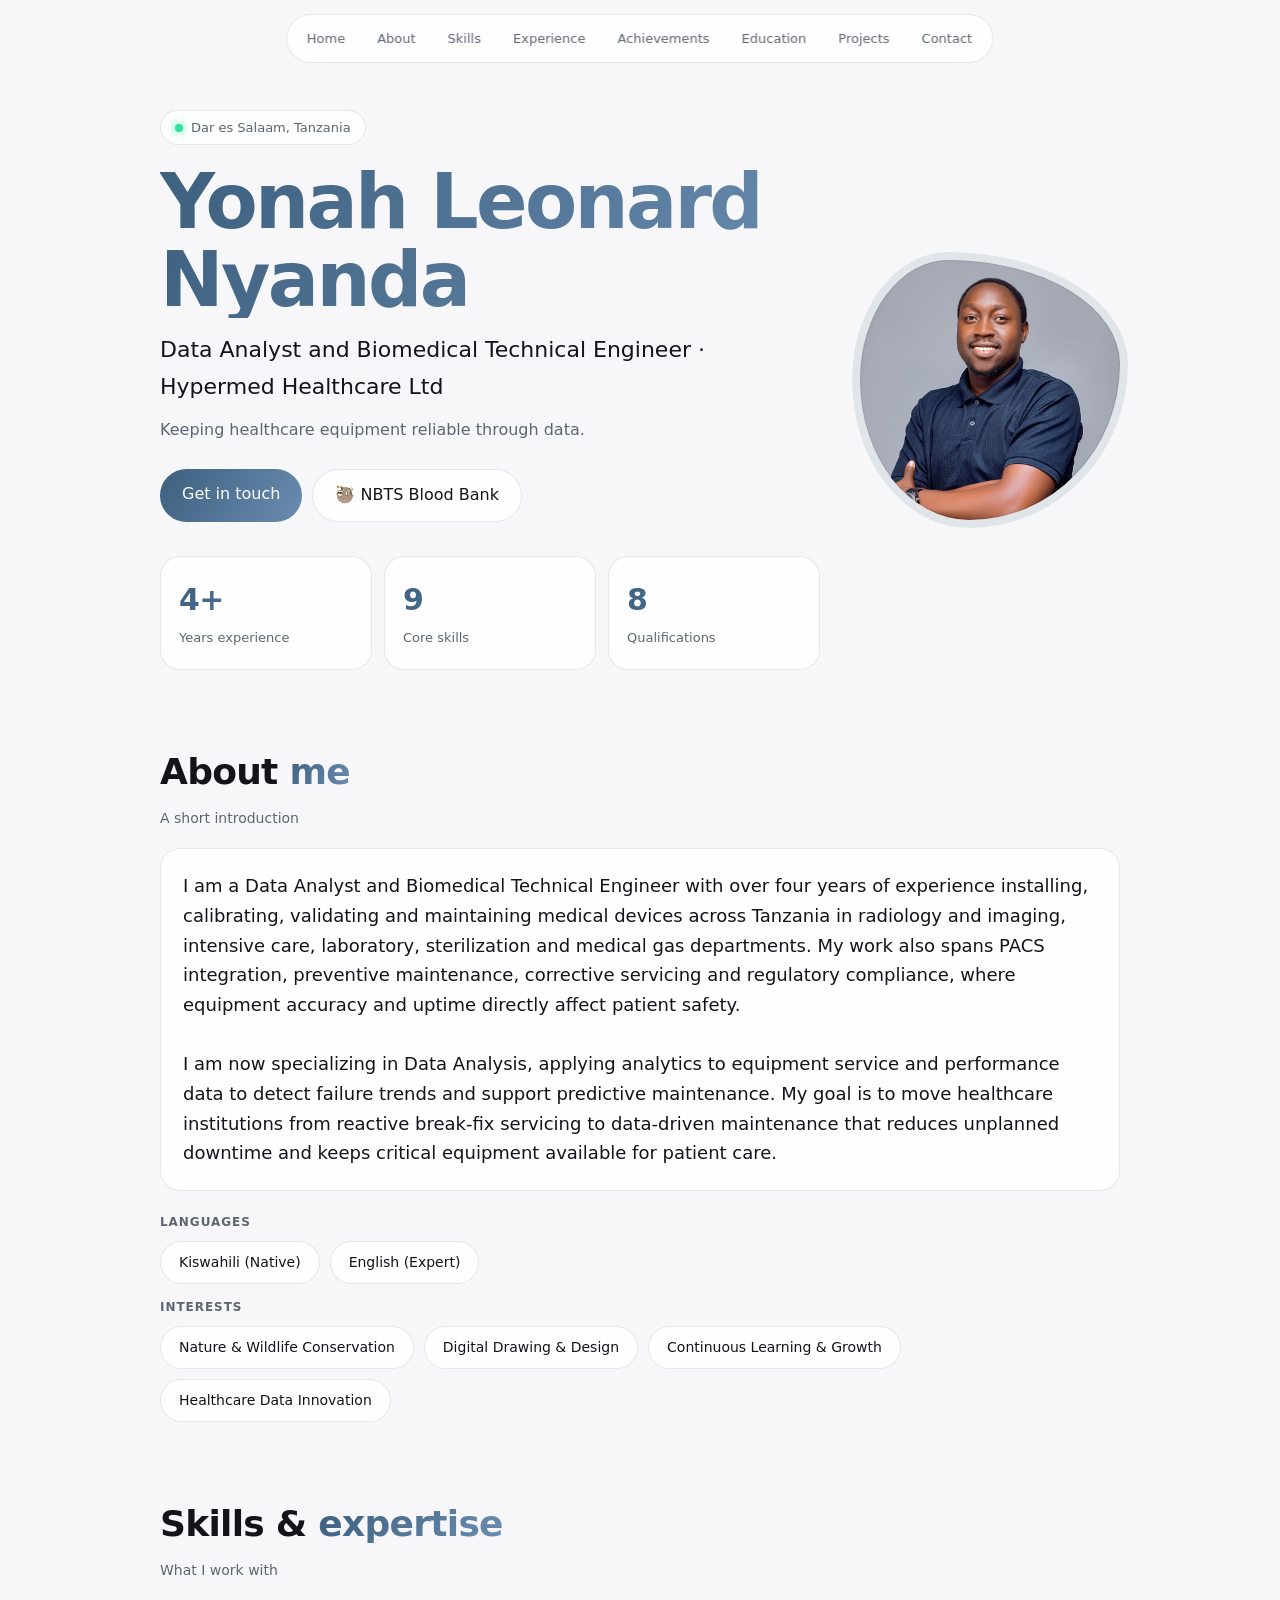
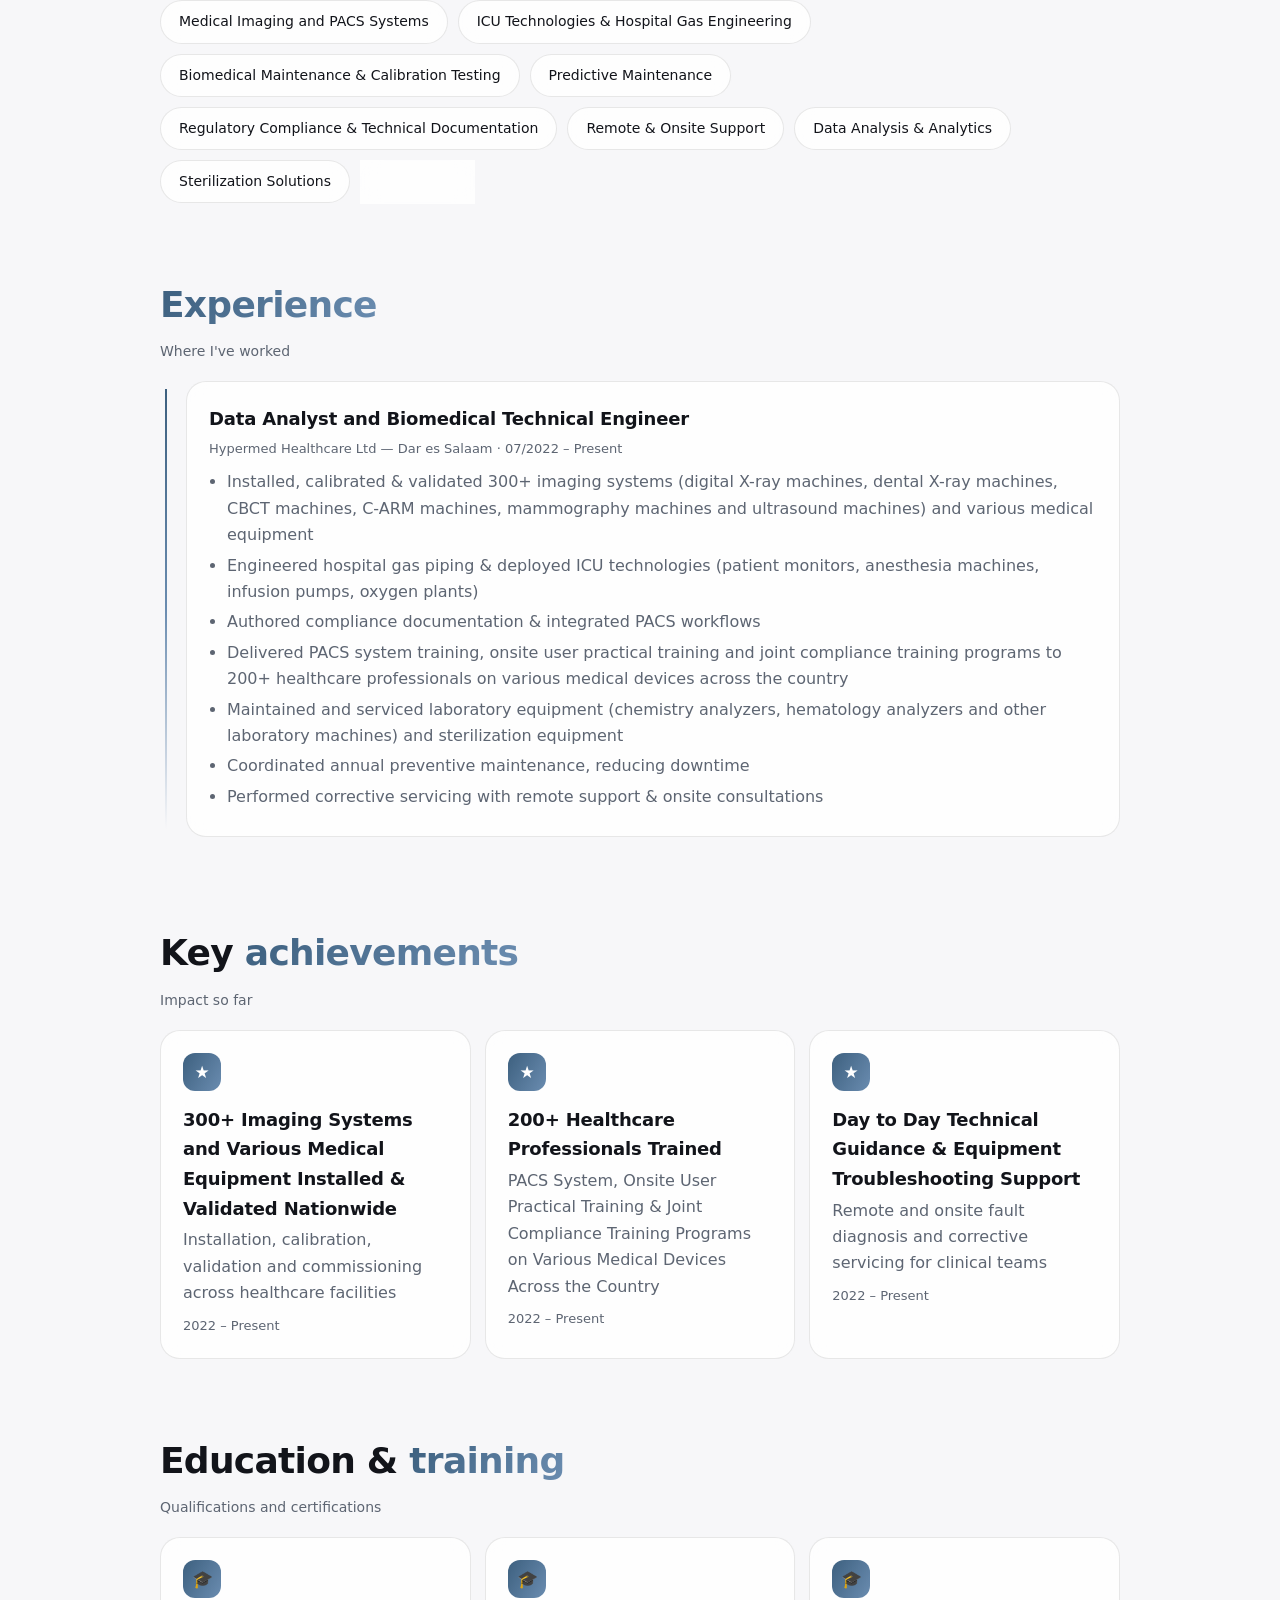
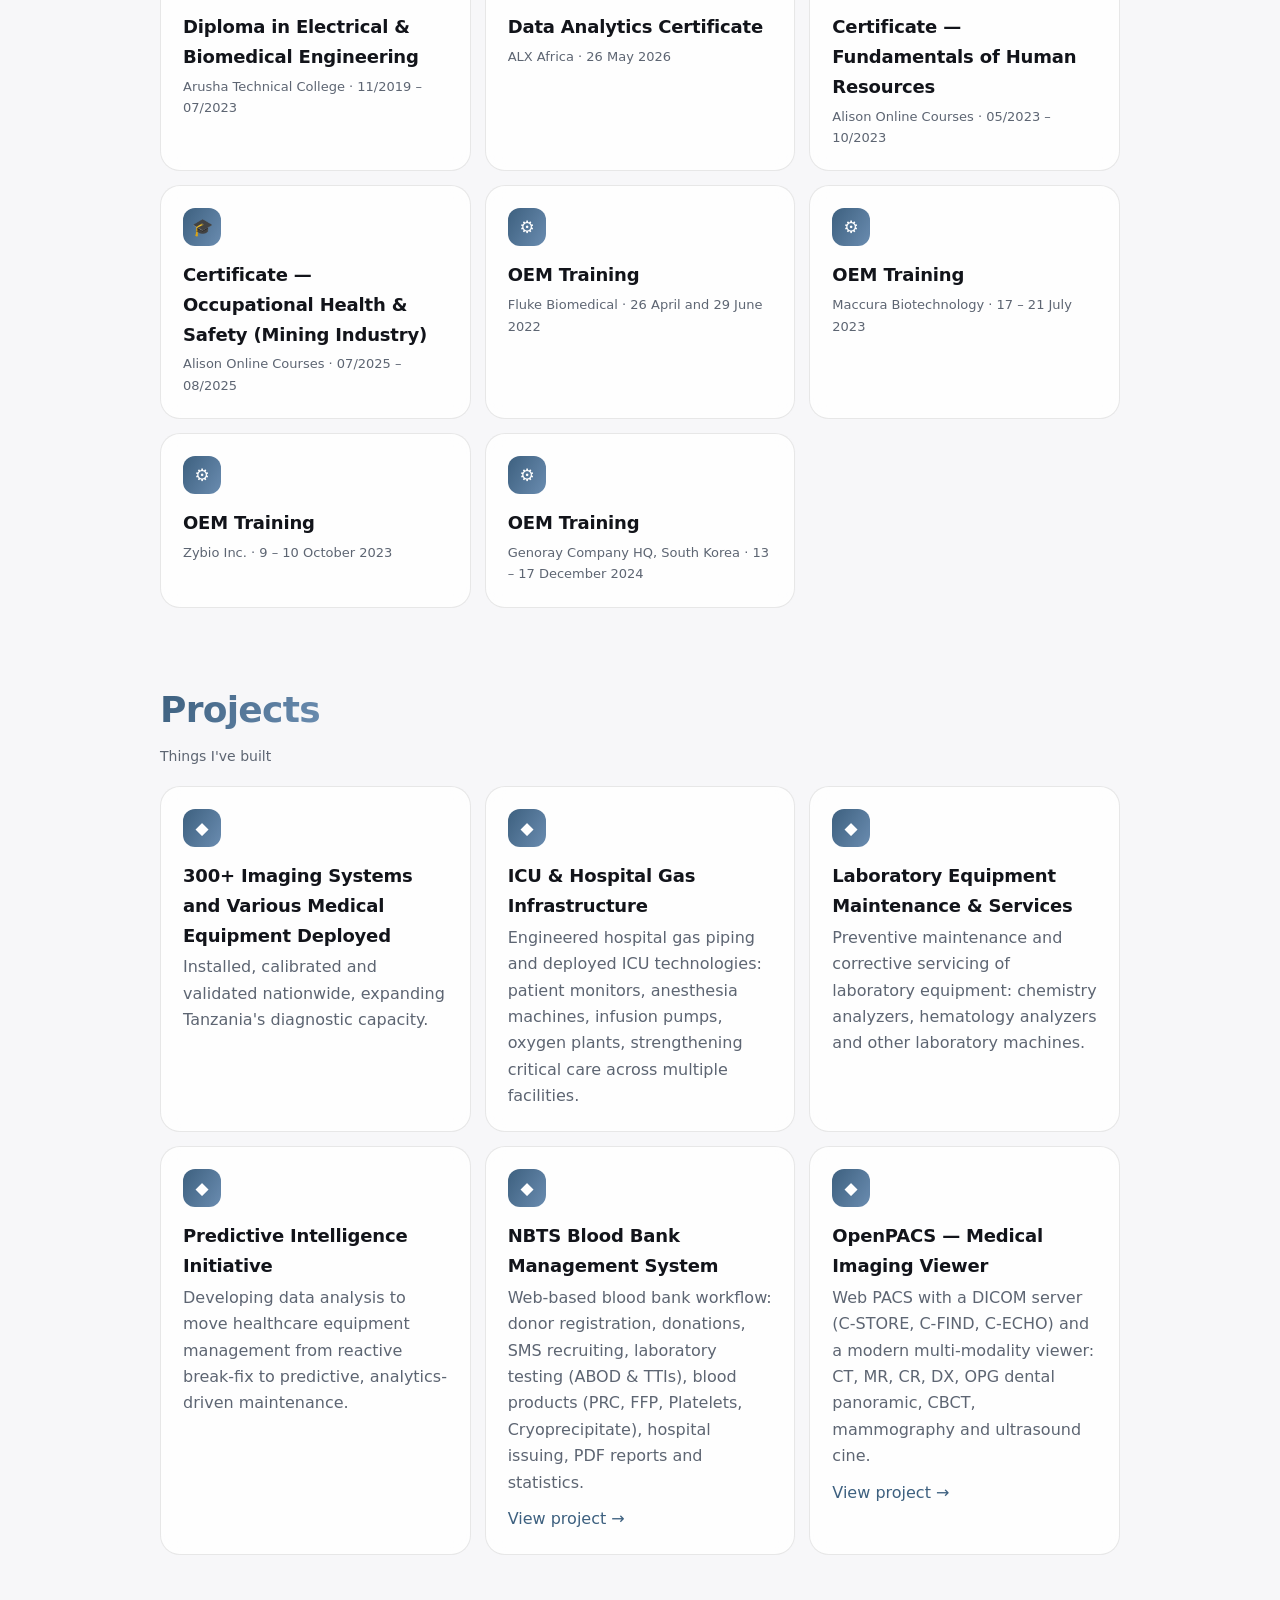
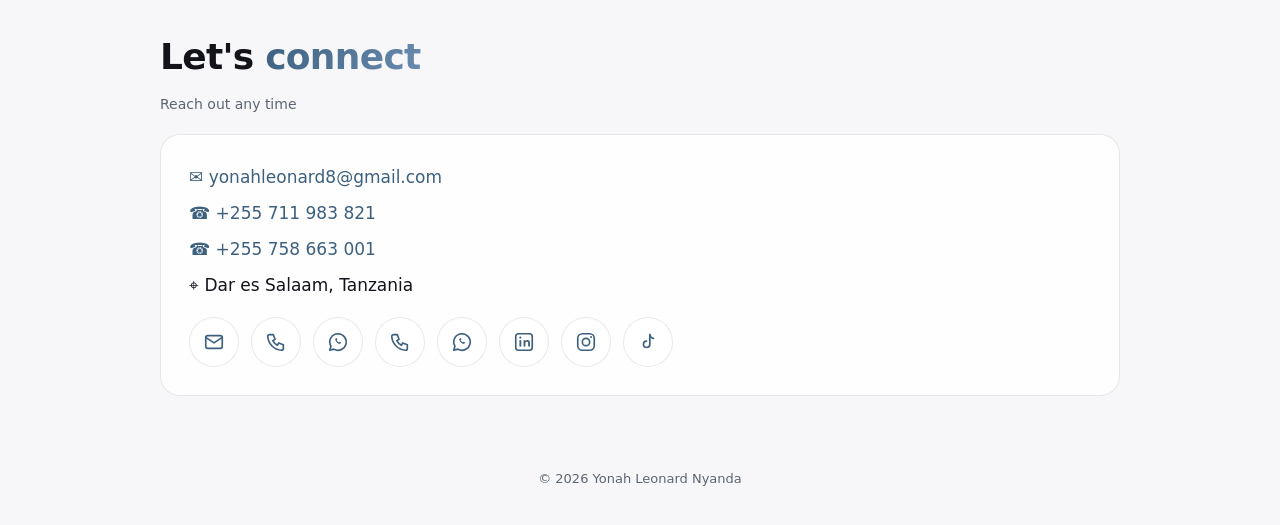
<file: index.html>
<!DOCTYPE html>
<html lang="en">
<head>
<meta charset="utf-8">
<meta name="viewport" content="width=device-width, initial-scale=1, viewport-fit=cover">
<title>Portfolio</title>
<style>
:root{--bg:#07080b;--card:rgba(255,255,255,.04);--tx:#f2f3f5;--mut:#8b93a1;--ac:#8fb0d4;--ac2:#4f7aa8;--on:#08111d;--bd:rgba(255,255,255,.09);--pn:#11131a;box-sizing:border-box;padding-top:env(safe-area-inset-top,0px);padding-bottom:env(safe-area-inset-bottom,0px)}
@media(prefers-color-scheme:light){:root:not([data-theme="dark"]){--bg:#f7f7f9;--card:rgba(255,255,255,.8);--tx:#12141a;--mut:#5d6572;--bd:rgba(0,0,0,.09);--pn:#fff;--ac:#3d607f;--ac2:#6a8cb0;--on:#fff}}
:root[data-theme="light"]{--bg:#f7f7f9;--card:rgba(255,255,255,.8);--tx:#12141a;--mut:#5d6572;--bd:rgba(0,0,0,.09);--pn:#fff;--ac:#3d607f;--ac2:#6a8cb0;--on:#fff}
*{box-sizing:border-box}html{scroll-behavior:smooth;scroll-padding-top:90px}
body{margin:0;background:var(--bg);color:var(--tx);font:16px/1.65 "Inter",system-ui,-apple-system,"Segoe UI",Roboto,sans-serif;overflow-x:hidden}
a{color:var(--ac);text-decoration:none}
.orb{position:fixed;border-radius:50%;filter:blur(110px);opacity:.28;pointer-events:none;z-index:0}
.o1{width:460px;height:460px;background:var(--ac);top:-120px;right:-100px}
.o2{width:380px;height:380px;background:var(--ac2);bottom:-120px;left:-120px;opacity:.18}
main,nav,footer{position:relative;z-index:1}
nav{position:fixed;top:calc(14px + env(safe-area-inset-top,0px));left:50%;transform:translateX(-50%);z-index:6;display:flex;gap:4px;padding:6px;border-radius:99px;background:var(--card);border:1px solid var(--bd);backdrop-filter:blur(16px);-webkit-backdrop-filter:blur(16px);max-width:calc(100% - 24px);overflow-x:auto;white-space:nowrap}
nav a{color:var(--mut);font-size:13px;padding:7px 14px;border-radius:99px;transition:.2s}
nav a:hover{color:var(--tx);background:var(--card)}
section{max-width:1000px;margin:0 auto;padding:36px 20px}
h2{font-size:clamp(26px,4vw,36px);letter-spacing:-.02em;margin:0 0 6px}
.sub{color:var(--mut);margin:0 0 18px;font-size:14px}
.grad{background:linear-gradient(120deg,var(--ac),var(--ac2));-webkit-background-clip:text;background-clip:text;color:transparent}
.hero{min-height:auto;display:flex;align-items:center;gap:40px;flex-wrap:wrap-reverse;padding-top:110px}
.hero .t{flex:1 1 340px}
.badge{display:inline-flex;align-items:center;gap:8px;padding:6px 14px;border-radius:99px;background:var(--card);border:1px solid var(--bd);font-size:13px;color:var(--mut);margin-bottom:18px}
.badge i{width:8px;height:8px;border-radius:50%;background:#2ee59d;box-shadow:0 0 10px #2ee59d}
h1{font-size:clamp(40px,8vw,76px);line-height:1.02;letter-spacing:-.035em;margin:0 0 14px}
.role{font-size:clamp(17px,2.4vw,22px);color:var(--tx);margin:0 0 12px;font-weight:500}
.tag{color:var(--mut);max-width:520px;margin:0}
.photo{width:min(260px,70vw);aspect-ratio:1;border-radius:34% 66% 58% 42%/46% 40% 60% 54%;background:var(--card) center/103% no-repeat;display:grid;place-items:center;font-size:72px;font-weight:800;border:1px solid var(--bd);box-shadow:0 0 0 8px color-mix(in srgb,var(--ac) 12%,transparent)}
.btns{display:flex;gap:10px;margin-top:26px;flex-wrap:wrap}
.btn{padding:12px 22px;border-radius:99px;border:1px solid var(--bd);background:var(--card);color:var(--tx);font:600 14px inherit;font-family:inherit;cursor:pointer;transition:.2s}
.btn:hover{transform:translateY(-2px);border-color:var(--ac)}
.btn.p{background:linear-gradient(120deg,var(--ac),var(--ac2));border:0;color:var(--on)}
.bento{display:grid;grid-template-columns:repeat(3,1fr);gap:12px;margin-top:34px}
.glass{background:var(--card);border:1px solid var(--bd);border-radius:20px;backdrop-filter:blur(10px);-webkit-backdrop-filter:blur(10px);transition:.25s}
.stat{padding:18px}.stat b{display:block;font-size:30px;letter-spacing:-.02em}.stat span{color:var(--mut);font-size:13px}
.chips{display:flex;flex-wrap:wrap;gap:10px}
.chip{padding:9px 18px;border-radius:99px;font-size:14px;transition:.2s}
.chip:hover{border-color:var(--ac);transform:translateY(-2px)}
.grid{display:grid;grid-template-columns:repeat(auto-fit,minmax(270px,1fr));gap:14px}
.card{padding:22px}.card:hover{transform:translateY(-4px);border-color:color-mix(in srgb,var(--ac) 55%,transparent)}
.card h3{margin:0 0 4px;font-size:18px;letter-spacing:-.01em}.card .m{color:var(--mut);font-size:13px;margin-bottom:10px}.card p{margin:0;color:var(--mut)}
.ico{width:38px;height:38px;border-radius:12px;display:grid;place-items:center;background:linear-gradient(120deg,var(--ac),var(--ac2));color:var(--on);margin-bottom:14px;font-size:17px}
.tl{position:relative;padding-left:26px}
.tl:before{content:"";position:absolute;left:5px;top:8px;bottom:8px;width:2px;background:linear-gradient(var(--ac),var(--ac2),transparent)}
.tl .card{margin-bottom:14px;position:relative}
.tl .card:before{content:"";position:absolute;left:-27px;top:28px;width:12px;height:12px;border-radius:50%;background:var(--ac);box-shadow:0 0 0 4px var(--bg),0 0 14px var(--ac)}
.contact{padding:28px;display:grid;gap:8px;font-size:17px}
.contact a,.contact span{display:block}.contact .soc{display:flex;gap:12px;flex-wrap:wrap;margin-top:10px}.contact .soc a{width:50px;height:50px;border-radius:50%;display:grid;place-items:center;border:1px solid var(--bd);background:var(--card);color:var(--ac);transition:.2s}.contact .soc a:hover{background:linear-gradient(120deg,var(--ac),var(--ac2));color:var(--on);transform:translateY(-3px);border-color:transparent}
footer{text-align:center;color:var(--mut);font-size:13px;padding:36px 20px}
.rv{opacity:0;transform:translateY(24px);transition:opacity .7s,transform .7s}.rv.in{opacity:1;transform:none}
#panel{position:fixed;inset:0 0 0 auto;width:min(440px,100%);background:var(--pn);border-left:1px solid var(--bd);z-index:10;transform:translateX(100%);transition:.3s;overflow:auto;padding:22px;padding-top:calc(22px + env(safe-area-inset-top,0px))}
#panel.open{transform:none}
#panel h3{margin:0 0 4px}#panel small{color:var(--mut);display:block;margin-bottom:14px}
#panel label{display:block;font-size:11px;color:var(--mut);margin:14px 0 5px;text-transform:uppercase;letter-spacing:.08em}
#panel input,#panel textarea{width:100%;padding:10px 12px;border-radius:12px;border:1px solid var(--bd);background:var(--card);color:var(--tx);font:inherit;font-size:14px}
#panel textarea{min-height:90px;resize:vertical}
#about-t{white-space:pre-line}.card ul{margin:0;padding-left:18px;color:var(--mut)}.card li{margin:4px 0}.meta{margin-top:22px}.meta b{display:block;font-size:12px;letter-spacing:.08em;text-transform:uppercase;color:var(--mut);margin:14px 0 8px}
@media(max-width:560px){.bento{grid-template-columns:1fr 1fr}}
@media print{nav,#panel,.btns,.orb{display:none!important}.rv{opacity:1;transform:none}.hero{min-height:0}}
</style>
</head>
<body>
<nav><a href="#top">Home</a><a href="#about">About</a><a href="#skills">Skills</a><a href="#exp">Experience</a><a href="#ach">Achievements</a><a href="#edu">Education</a><a href="#proj">Projects</a><a href="#contact">Contact</a></nav>
<main>
<section class="hero" id="top">
  <div class="t">
    <div class="badge"><i></i><span id="loc-b"></span></div>
    <h1 id="name" class="grad"></h1><p class="role" id="role"></p><p class="tag" id="tagline"></p>
    <div class="btns"><a class="btn p" href="#contact">Get in touch</a><a class="btn" href="https://ubiquitous-space-trout-77wv54x79p763rjxv-8500.app.github.dev/" target="_blank" rel="noopener">🦥 NBTS Blood Bank</a><button class="btn" style="display:none" onclick="window.print()">Save as PDF</button><button class="btn" style="display:none" onclick="togglePanel()">✎ Edit my details</button></div>
    <div class="bento" id="stats"></div>
  </div>
  <div class="photo" id="photo"></div>
</section>
<section id="about" class="rv"><h2>About <span class="grad">me</span></h2><p class="sub">A short introduction</p><div class="glass card" style="font-size:18px;color:var(--tx)" id="about-t"></div><div class="meta" id="meta"></div></section>
<section id="skills" class="rv"><h2>Skills &amp; <span class="grad">expertise</span></h2><p class="sub">What I work with</p><div class="chips" id="skills-l"></div></section>
<section id="exp" class="rv"><h2><span class="grad">Experience</span></h2><p class="sub">Where I've worked</p><div class="tl" id="exp-l"></div></section>
<section id="ach" class="rv"><h2>Key <span class="grad">achievements</span></h2><p class="sub">Impact so far</p><div class="grid" id="ach-l"></div></section>
<section id="edu" class="rv"><h2>Education &amp; <span class="grad">training</span></h2><p class="sub">Qualifications and certifications</p><div class="grid" id="edu-l"></div></section>
<section id="proj" class="rv"><h2><span class="grad">Projects</span></h2><p class="sub">Things I've built</p><div class="grid" id="proj-l"></div></section>
<section id="contact" class="rv"><h2>Let's <span class="grad">connect</span></h2><p class="sub">Reach out any time</p><div class="glass contact" id="contact-l"></div></section>
</main>
<footer id="foot"></footer>

<aside id="panel">
  <h3>Edit your details</h3><small>Changes appear live and are saved in this browser.</small>
  <label>Full name</label><input id="f-name">
  <label>Job title</label><input id="f-role">
  <label>Employer</label><input id="f-company">
  <label>Tagline</label><textarea id="f-tagline"></textarea>
  <label>Profile photo</label><input type="file" id="f-photo" accept="image/*">
  <label>About you</label><textarea id="f-about"></textarea>
  <label>Years of experience</label><input id="f-years">
  <label>Skills (comma separated)</label><textarea id="f-skills"></textarea>
  <label>Experience — one per line: Role | Company | Period | Description</label><textarea id="f-exp"></textarea>
  <label>Education &amp; training — one per line: Title | Institution | Year</label><textarea id="f-edu"></textarea>
  <label>Projects — one per line: Name | Description | Link (optional)</label><textarea id="f-proj"></textarea>
  <label>Key achievements — one per line: Title | Detail | Period</label><textarea id="f-ach"></textarea>
  <label>Languages (comma separated)</label><input id="f-lang">
  <label>Interests (comma separated)</label><textarea id="f-interests"></textarea>
  <label>Social links — one per line: Label | URL</label><textarea id="f-social"></textarea>
  <label>Email</label><input id="f-email" type="email">
  <label>Phone</label><input id="f-phone">
  <label>Location</label><input id="f-loc">
  <label>LinkedIn / website URL</label><input id="f-link">
  <div class="btns"><button class="btn p" onclick="togglePanel()">Done</button><button class="btn" onclick="resetAll()">Reset</button></div>
</aside>

<script>
var KEY="portfolio-v2";
var D={"name": "Yonah Leonard Nyanda", "role": "Data Analyst and Biomedical Technical Engineer", "company": "Hypermed Healthcare Ltd", "tagline": "Keeping healthcare equipment reliable through data.", "about": "I am a Data Analyst and Biomedical Technical Engineer with over four years of experience installing, calibrating, validating and maintaining medical devices across Tanzania in radiology and imaging, intensive care, laboratory, sterilization and medical gas departments. My work also spans PACS integration, preventive maintenance, corrective servicing and regulatory compliance, where equipment accuracy and uptime directly affect patient safety.\n\nI am now specializing in Data Analysis, applying analytics to equipment service and performance data to detect failure trends and support predictive maintenance. My goal is to move healthcare institutions from reactive break-fix servicing to data-driven maintenance that reduces unplanned downtime and keeps critical equipment available for patient care.", "years": "4+", "skills": "Medical Imaging and PACS Systems, ICU Technologies & Hospital Gas Engineering, Biomedical Maintenance & Calibration Testing, Predictive Maintenance, Regulatory Compliance & Technical Documentation, Remote & Onsite Support, Data Analysis & Analytics, Sterilization Solutions, Leadership", "exp": "Data Analyst and Biomedical Technical Engineer | Hypermed Healthcare Ltd — Dar es Salaam | 07/2022 – Present | Installed, calibrated & validated 300+ imaging systems (digital X-ray machines, dental X-ray machines, CBCT machines, C-ARM machines, mammography machines and ultrasound machines) and various medical equipment • Engineered hospital gas piping & deployed ICU technologies (patient monitors, anesthesia machines, infusion pumps, oxygen plants) • Authored compliance documentation & integrated PACS workflows • Delivered PACS system training, onsite user practical training and joint compliance training programs to 200+ healthcare professionals on various medical devices across the country • Maintained and serviced laboratory equipment (chemistry analyzers, hematology analyzers and other laboratory machines) and sterilization equipment • Coordinated annual preventive maintenance, reducing downtime • Performed corrective servicing with remote support & onsite consultations", "edu": "Diploma in Electrical & Biomedical Engineering | Arusha Technical College | 11/2019 – 07/2023\nData Analytics Certificate | ALX Africa | 26 May 2026\nCertificate — Fundamentals of Human Resources | Alison Online Courses | 05/2023 – 10/2023\nCertificate — Occupational Health & Safety (Mining Industry) | Alison Online Courses | 07/2025 – 08/2025\nOEM Training | Fluke Biomedical | 26 April and 29 June 2022\nOEM Training | Maccura Biotechnology | 17 – 21 July 2023\nOEM Training | Zybio Inc. | 9 – 10 October 2023\nOEM Training | Genoray Company HQ, South Korea | 13 – 17 December 2024", "proj": "300+ Imaging Systems and Various Medical Equipment Deployed | Installed, calibrated and validated nationwide, expanding Tanzania's diagnostic capacity. | \nICU & Hospital Gas Infrastructure | Engineered hospital gas piping and deployed ICU technologies: patient monitors, anesthesia machines, infusion pumps, oxygen plants, strengthening critical care across multiple facilities. | \nLaboratory Equipment Maintenance & Services | Preventive maintenance and corrective servicing of laboratory equipment: chemistry analyzers, hematology analyzers and other laboratory machines. | \nPredictive Intelligence Initiative | Developing data analysis to move healthcare equipment management from reactive break-fix to predictive, analytics-driven maintenance. | \nNBTS Blood Bank Management System | Web-based blood bank workflow: donor registration, donations, SMS recruiting, laboratory testing (ABOD & TTIs), blood products (PRC, FFP, Platelets, Cryoprecipitate), hospital issuing, PDF reports and statistics. | https://github.com/Sybers12/sybers12.github.io/tree/main/projects/bloodbank\nOpenPACS — Medical Imaging Viewer | Web PACS with a DICOM server (C-STORE, C-FIND, C-ECHO) and a modern multi-modality viewer: CT, MR, CR, DX, OPG dental panoramic, CBCT, mammography and ultrasound cine. | https://github.com/Sybers12/openpacs", "ach": "300+ Imaging Systems and Various Medical Equipment Installed & Validated Nationwide | Installation, calibration, validation and commissioning across healthcare facilities | 2022 – Present\n200+ Healthcare Professionals Trained | PACS System, Onsite User Practical Training & Joint Compliance Training Programs on Various Medical Devices Across the Country | 2022 – Present\nDay to Day Technical Guidance & Equipment Troubleshooting Support | Remote and onsite fault diagnosis and corrective servicing for clinical teams | 2022 – Present", "lang": "Kiswahili (Native), English (Expert)", "interests": "Nature & Wildlife Conservation, Digital Drawing & Design, Continuous Learning & Growth, Healthcare Data Innovation", "social": "LinkedIn | https://www.linkedin.com/in/yonah-leonard-408133188/\nInstagram | https://www.instagram.com/mr_y.o.n.a.h.21\nTikTok | https://www.tiktok.com/@theoptimist21", "email": "yonahleonard8@gmail.com", "phone": "+255 711 983 821, +255 758 663 001", "loc": "Dar es Salaam, Tanzania", "link": "", "photo": "[data-uri]"};
try{var s=localStorage.getItem(KEY);if(s)D=Object.assign(D,JSON.parse(s))}catch(e){}
var $=function(i){return document.getElementById(i)};
function esc(t){return String(t).replace(/[&<>"]/g,function(c){return{"&":"&amp;","<":"&lt;",">":"&gt;",'"':"&quot;"}[c]})}
function rows(t){return t.split("\n").map(function(l){return l.trim()}).filter(Boolean).map(function(l){return l.split("|").map(function(x){return x.trim()})})}
function bul(s){var a=(s||"").split(" • ").map(function(x){return x.trim()}).filter(Boolean);return a.length>1?"<ul>"+a.map(function(x){return "<li>"+esc(x)+"</li>"}).join("")+"</ul>":"<p>"+esc(s||"")+"</p>"}
function render(){
  document.title=D.name+" — Portfolio";
  $("name").textContent=D.name;
  $("loc-b").textContent=D.loc||"Open to opportunities";
  $("role").textContent=D.role+(D.company?" · "+D.company:"");
  $("tagline").textContent=D.tagline;$("about-t").textContent=D.about;
  var p=$("photo");
  if(D.photo){p.style.backgroundImage="url("+D.photo+")";p.textContent=""}
  else{p.style.backgroundImage="none";p.innerHTML='<span class="grad">'+esc(D.name.split(/\s+/).filter(Boolean).slice(0,2).map(function(w){return w[0]}).join("").toUpperCase())+'</span>'}
  var sk=D.skills.split(",").map(function(x){return x.trim()}).filter(Boolean);
  var ex=rows(D.exp),ed=rows(D.edu),pr=rows(D.proj);
  $("stats").innerHTML=[[D.years,"Years experience"],[sk.length,"Core skills"],[ed.length,"Qualifications"]].map(function(s){return '<div class="glass stat"><b class="grad">'+esc(s[0]||"–")+'</b><span>'+s[1]+'</span></div>'}).join("");
  $("skills-l").innerHTML=sk.map(function(x){return '<span class="glass chip">'+esc(x)+'</span>'}).join("");
  $("exp-l").innerHTML=ex.map(function(r){return '<div class="glass card"><h3>'+esc(r[0]||"")+'</h3><div class="m">'+esc([r[1],r[2]].filter(Boolean).join(" · "))+'</div>'+bul(r[3])+'</div>'}).join("");
  $("ach-l").innerHTML=rows(D.ach).map(function(r){return '<div class="glass card"><div class="ico">★</div><h3>'+esc(r[0]||"")+'</h3><p>'+esc(r[1]||"")+'</p><div class="m" style="margin:8px 0 0">'+esc(r[2]||"")+'</div></div>'}).join("");
  var lg=D.lang.split(",").map(function(x){return x.trim()}).filter(Boolean),it=D.interests.split(",").map(function(x){return x.trim()}).filter(Boolean);
  $("meta").innerHTML=(lg.length?'<b>Languages</b><div class="chips">'+lg.map(function(x){return '<span class="glass chip">'+esc(x)+'</span>'}).join("")+'</div>':"")+(it.length?'<b>Interests</b><div class="chips">'+it.map(function(x){return '<span class="glass chip">'+esc(x)+'</span>'}).join("")+'</div>':"");
  $("edu-l").innerHTML=ed.map(function(r){var cert=/certif|diploma|degree/i.test(r[0]||"");return '<div class="glass card"><div class="ico">'+(cert?"🎓":"⚙")+'</div><h3>'+esc(r[0]||"")+'</h3><div class="m" style="margin:0">'+esc([r[1],r[2]].filter(Boolean).join(" · "))+'</div></div>'}).join("");
  $("proj-l").innerHTML=pr.map(function(r){var l=r[2]&&/^https?:\/\//.test(r[2])?'<p style="margin-top:10px"><a href="'+esc(r[2])+'" target="_blank" rel="noopener">View project →</a></p>':"";return '<div class="glass card"><div class="ico">◆</div><h3>'+esc(r[0]||"")+'</h3><p>'+esc(r[1]||"")+'</p>'+l+'</div>'}).join("");
  var c=[];
  if(D.email)c.push('<a href="mailto:'+esc(D.email)+'">✉ '+esc(D.email)+'</a>');
  var ph=(D.phone||"").split(",").map(function(x){return x.trim()}).filter(Boolean);
  ph.forEach(function(n){c.push('<a href="tel:+'+esc(n.replace(/\D/g,""))+'">☎ '+esc(n)+'</a>')});
  if(D.loc)c.push('<span>⌖ '+esc(D.loc)+'</span>');
  if(D.link&&/^https?:\/\//.test(D.link))c.push('<a href="'+esc(D.link)+'" target="_blank" rel="noopener">↗ '+esc(D.link)+'</a>');
  var IC={"mail": "<svg viewBox=\"0 0 24 24\" width=\"22\" height=\"22\" fill=\"none\" stroke=\"currentColor\" stroke-width=\"1.8\" stroke-linecap=\"round\" stroke-linejoin=\"round\"><rect x=\"3\" y=\"5\" width=\"18\" height=\"14\" rx=\"2\"/><path d=\"M3 7l9 6 9-6\"/></svg>", "phone": "<svg viewBox=\"0 0 24 24\" width=\"22\" height=\"22\" fill=\"none\" stroke=\"currentColor\" stroke-width=\"1.8\" stroke-linecap=\"round\" stroke-linejoin=\"round\"><path d=\"M5 4h4l2 5-2.5 1.5a11 11 0 0 0 5 5L15 13l5 2v4a2 2 0 0 1-2 2A16 16 0 0 1 3 6a2 2 0 0 1 2-2z\"/></svg>", "whatsapp": "<svg viewBox=\"0 0 24 24\" width=\"22\" height=\"22\" fill=\"none\" stroke=\"currentColor\" stroke-width=\"1.8\" stroke-linecap=\"round\" stroke-linejoin=\"round\"><path d=\"M12 3a9 9 0 0 0-7.7 13.6L3 21l4.5-1.2A9 9 0 1 0 12 3z\"/><path d=\"M9 8.5c0 3 2.500 5.500 5.500 5.500l1-1.500-1.800-.9-.8.8c-1-.4-1.900-1.300-2.300-2.300l.8-.8-.9-1.800z\" fill=\"currentColor\" stroke=\"none\"/></svg>", "linkedin": "<svg viewBox=\"0 0 24 24\" width=\"22\" height=\"22\" fill=\"none\" stroke=\"currentColor\" stroke-width=\"1.8\" stroke-linecap=\"round\" stroke-linejoin=\"round\"><rect x=\"3\" y=\"3\" width=\"18\" height=\"18\" rx=\"3\"/><rect x=\"7\" y=\"10\" width=\"2\" height=\"7\" fill=\"currentColor\" stroke=\"none\"/><circle cx=\"8\" cy=\"7.2\" r=\"1.200\" fill=\"currentColor\" stroke=\"none\"/><path d=\"M11.500 10h2v1c.5-.8 1.300-1.200 2.300-1.200 1.800 0 2.700 1.100 2.700 3V17h-2v-3.700c0-.9-.4-1.500-1.300-1.500s-1.700.6-1.700 1.600V17h-2z\" fill=\"currentColor\" stroke=\"none\"/></svg>", "instagram": "<svg viewBox=\"0 0 24 24\" width=\"22\" height=\"22\" fill=\"none\" stroke=\"currentColor\" stroke-width=\"1.8\" stroke-linecap=\"round\" stroke-linejoin=\"round\"><rect x=\"3\" y=\"3\" width=\"18\" height=\"18\" rx=\"5\"/><circle cx=\"12\" cy=\"12\" r=\"4\"/><circle cx=\"17.500\" cy=\"6.500\" r=\"1.100\" fill=\"currentColor\" stroke=\"none\"/></svg>", "tiktok": "<svg viewBox=\"0 0 24 24\" width=\"22\" height=\"22\" fill=\"none\" stroke=\"currentColor\" stroke-width=\"1.8\" stroke-linecap=\"round\" stroke-linejoin=\"round\"><path d=\"M14 4v10.500a3.500 3.500 0 1 1-3.500-3.500\"/><path d=\"M14 4c.3 2.300 1.800 3.800 4 4\"/></svg>", "link": "<svg viewBox=\"0 0 24 24\" width=\"22\" height=\"22\" fill=\"none\" stroke=\"currentColor\" stroke-width=\"1.8\" stroke-linecap=\"round\" stroke-linejoin=\"round\"><path d=\"M10 14a4 4 0 0 0 5.700 0l3-3a4 4 0 0 0-5.700-5.700l-1 1\"/><path d=\"M14 10a4 4 0 0 0-5.700 0l-3 3a4 4 0 0 0 5.700 5.700l1-1\"/></svg>"};
  var sc=[];function ib(h,k,l,x){sc.push('<a href="'+esc(h)+'"'+(x?' target="_blank" rel="noopener"':'')+' aria-label="'+esc(l)+'" title="'+esc(l)+'">'+IC[k]+'</a>')}
  if(D.email)ib("mailto:"+D.email,"mail","Email");
  ph.forEach(function(n,i){var dg=n.replace(/\D/g,"");ib("tel:+"+dg,"phone","Call "+n);ib("https://wa.me/"+dg,"whatsapp","WhatsApp "+n,1)});
  rows(D.social).forEach(function(r){if(r[1]&&/^https?:\/\//.test(r[1])){var n=(r[0]||"").toLowerCase();ib(r[1],IC[n]?n:"link",r[0]||"Link",1)}});
  $("contact-l").innerHTML=(c.join("")||'<span style="color:var(--mut)">Add your email and phone in the edit panel.</span>')+(sc.length?'<div class="soc">'+sc.join("")+'</div>':"");
  $("foot").textContent="© "+new Date().getFullYear()+" "+D.name;
}
var F={name:"f-name",role:"f-role",company:"f-company",tagline:"f-tagline",about:"f-about",years:"f-years",skills:"f-skills",exp:"f-exp",edu:"f-edu",proj:"f-proj",email:"f-email",phone:"f-phone",loc:"f-loc",link:"f-link",ach:"f-ach",lang:"f-lang",interests:"f-interests",social:"f-social"};
function save(){try{localStorage.setItem(KEY,JSON.stringify(D))}catch(e){}}
function fill(){Object.keys(F).forEach(function(k){$(F[k]).value=D[k]||""})}
Object.keys(F).forEach(function(k){$(F[k]).addEventListener("input",function(e){D[k]=e.target.value;save();render()})});
$("f-photo").addEventListener("change",function(e){
  var f=e.target.files[0];if(!f)return;var r=new FileReader();
  r.onload=function(){var im=new Image();im.onload=function(){var c=document.createElement("canvas"),m=420,k=Math.min(1,m/Math.max(im.width,im.height));c.width=im.width*k;c.height=im.height*k;c.getContext("2d").drawImage(im,0,0,c.width,c.height);D.photo=c.toDataURL("image/jpeg",.85);save();render()};im.src=r.result};
  r.readAsDataURL(f)});
function togglePanel(){$("panel").classList.toggle("open")}
function resetAll(){if(confirm("Reset everything to the starting details?")){try{localStorage.removeItem(KEY)}catch(e){}location.reload()}}
fill();render();
var rv=document.querySelectorAll(".rv");
if("IntersectionObserver" in window){var io=new IntersectionObserver(function(es){es.forEach(function(e){if(e.isIntersecting){e.target.classList.add("in");io.unobserve(e.target)}})},{threshold:.1});rv.forEach(function(x){io.observe(x)})}else{rv.forEach(function(x){x.classList.add("in")})}
</script>
</body>
</html>
</file>
